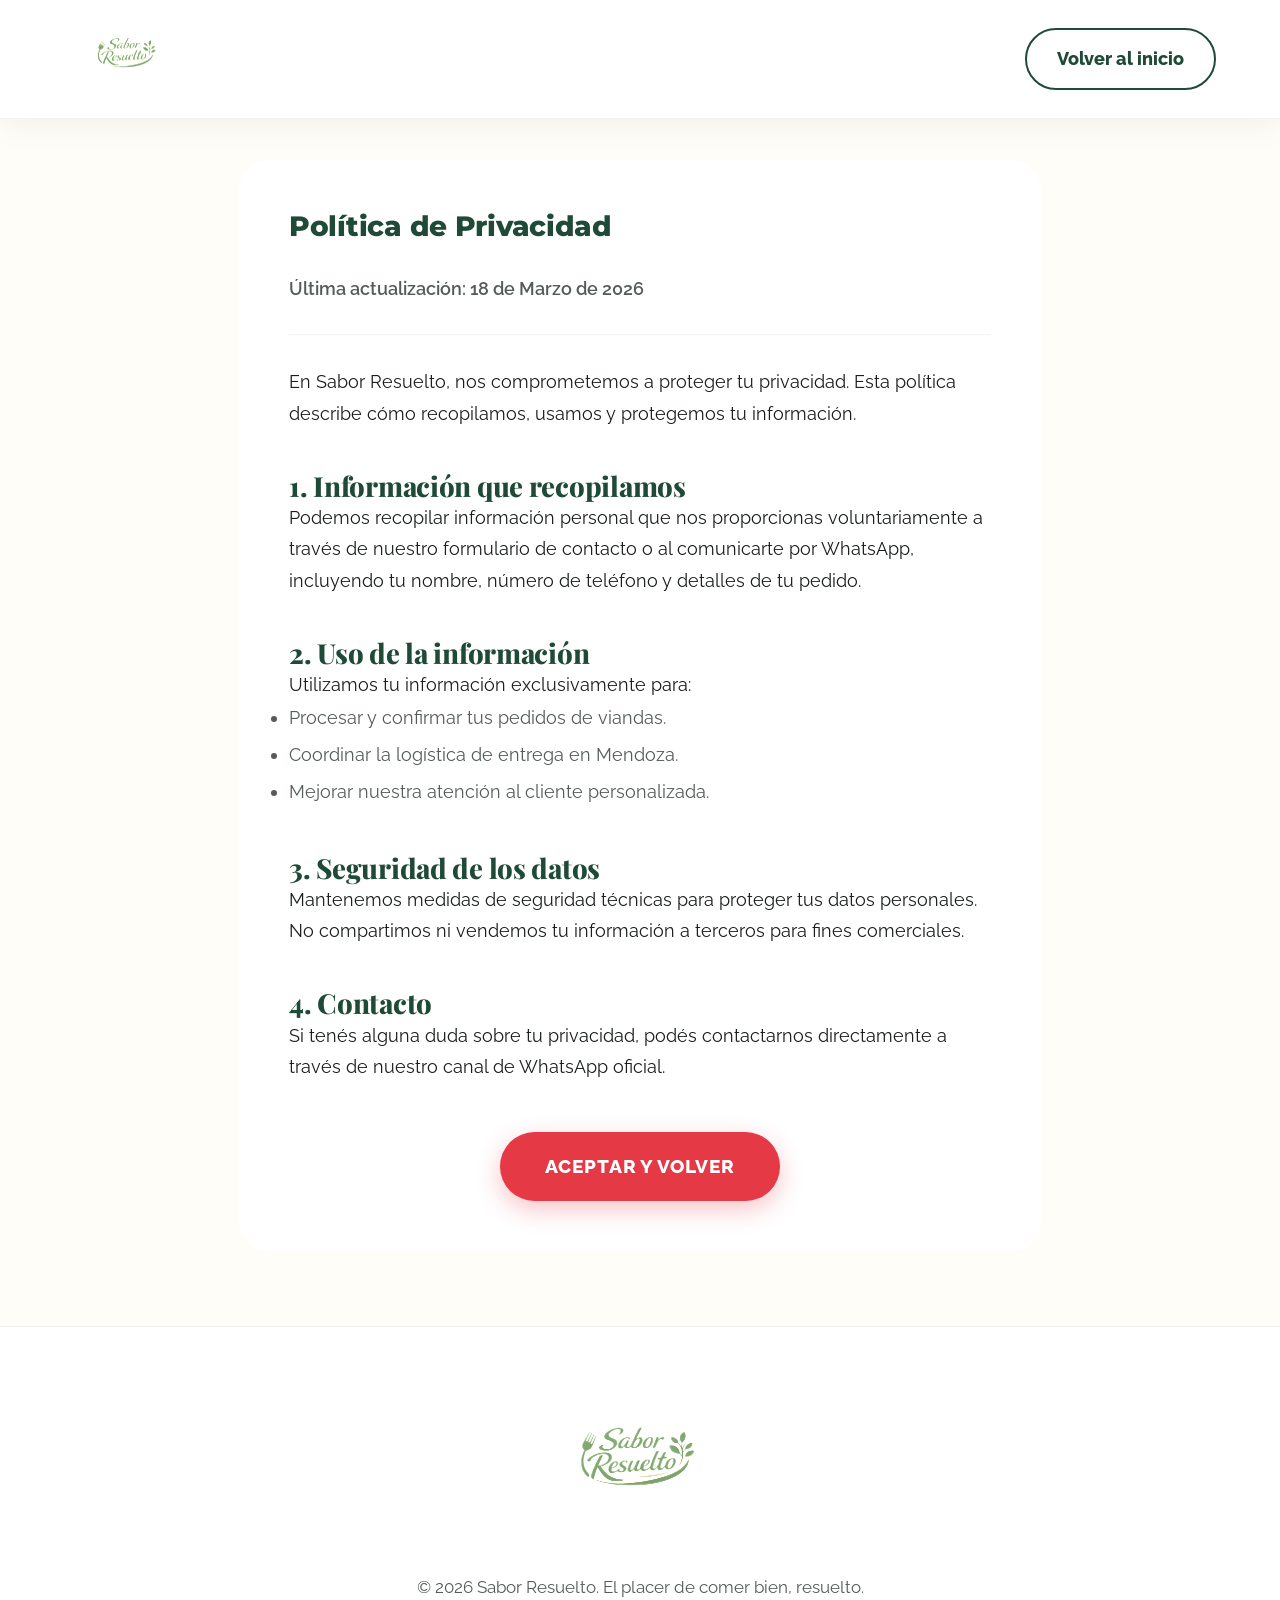
<file: politica.html>
<!DOCTYPE html>
<html lang="es-AR">

<head>
    <meta charset="UTF-8">
    <meta name="viewport" content="width=device-width, initial-scale=1.0">
    <title>Política de Privacidad | Sabor Resuelto</title>
    <link rel="stylesheet" href="style.css?v=9">
    <link href="https://fonts.googleapis.com/css2?family=Playfair+Display:wght@500;700;900&family=Raleway:wght@300;400;600;700&family=Montserrat:wght@800;900&display=swap" rel="stylesheet">
    <link rel="stylesheet" href="https://cdnjs.cloudflare.com/ajax/libs/font-awesome/6.4.0/css/all.min.css">
    <link rel="icon" href="logo-nuevo.png" type="image/png">
</head>

<body style="background: var(--warm-pearl);">
    <!-- Nav -->
    <nav class="navbar scrolled" id="navbar">
        <div class="container nav-container">
            <a href="index.html" class="logo-link">
                <img src="logo-nuevo.png" alt="Sabor Resuelto Logo" class="logo-img">
            </a>
            <a href="index.html" class="btn-secondary">Volver al inicio</a>
        </div>
    </nav>

    <!-- Legal Content -->
    <section class="section-padding" style="padding-top: 160px;">
        <div class="container" style="max-width: 850px;">
            <div style="background: white; padding: 50px; border-radius: 30px; box-shadow: var(--shadow-soft);">
                <h1 style="font-family: 'Montserrat', sans-serif; color: var(--primary-green); margin-bottom: 30px;">Política de Privacidad</h1>
                <p style="color: var(--text-muted); font-weight: 600;">Última actualización: 18 de Marzo de 2026</p>
                <hr style="opacity: 0.1; margin: 30px 0;">

                <p>En Sabor Resuelto, nos comprometemos a proteger tu privacidad. Esta política describe cómo recopilamos, usamos y protegemos tu información.</p>

                <h2 style="color: var(--primary-green); margin-top: 40px;">1. Información que recopilamos</h2>
                <p>Podemos recopilar información personal que nos proporcionas voluntariamente a través de nuestro formulario de contacto o al comunicarte por WhatsApp, incluyendo tu nombre, número de teléfono y detalles de tu pedido.</p>

                <h2 style="color: var(--primary-green); margin-top: 40px;">2. Uso de la información</h2>
                <p>Utilizamos tu información exclusivamente para:</p>
                <ul style="color: var(--text-muted); line-height: 2;">
                    <li>Procesar y confirmar tus pedidos de viandas.</li>
                    <li>Coordinar la logística de entrega en Mendoza.</li>
                    <li>Mejorar nuestra atención al cliente personalizada.</li>
                </ul>

                <h2 style="color: var(--primary-green); margin-top: 40px;">3. Seguridad de los datos</h2>
                <p>Mantenemos medidas de seguridad técnicas para proteger tus datos personales. No compartimos ni vendemos tu información a terceros para fines comerciales.</p>

                <h2 style="color: var(--primary-green); margin-top: 40px;">4. Contacto</h2>
                <p>Si tenés alguna duda sobre tu privacidad, podés contactarnos directamente a través de nuestro canal de WhatsApp oficial.</p>
                
                <div style="text-align: center; margin-top: 50px;">
                    <a href="index.html" class="btn-primary">Aceptar y volver</a>
                </div>
            </div>
        </div>
    </section>

    <!-- Footer -->
    <footer>
        <div class="container footer-content">
            <div class="footer-logo">
                <img src="logo-nuevo.png" alt="Sabor Resuelto" style="max-width: 250px; margin-bottom: 20px;">
                <p>&copy; 2026 Sabor Resuelto. El placer de comer bien, resuelto.</p>
            </div>
        </div>
    </footer>
</body>
</html>
</file>
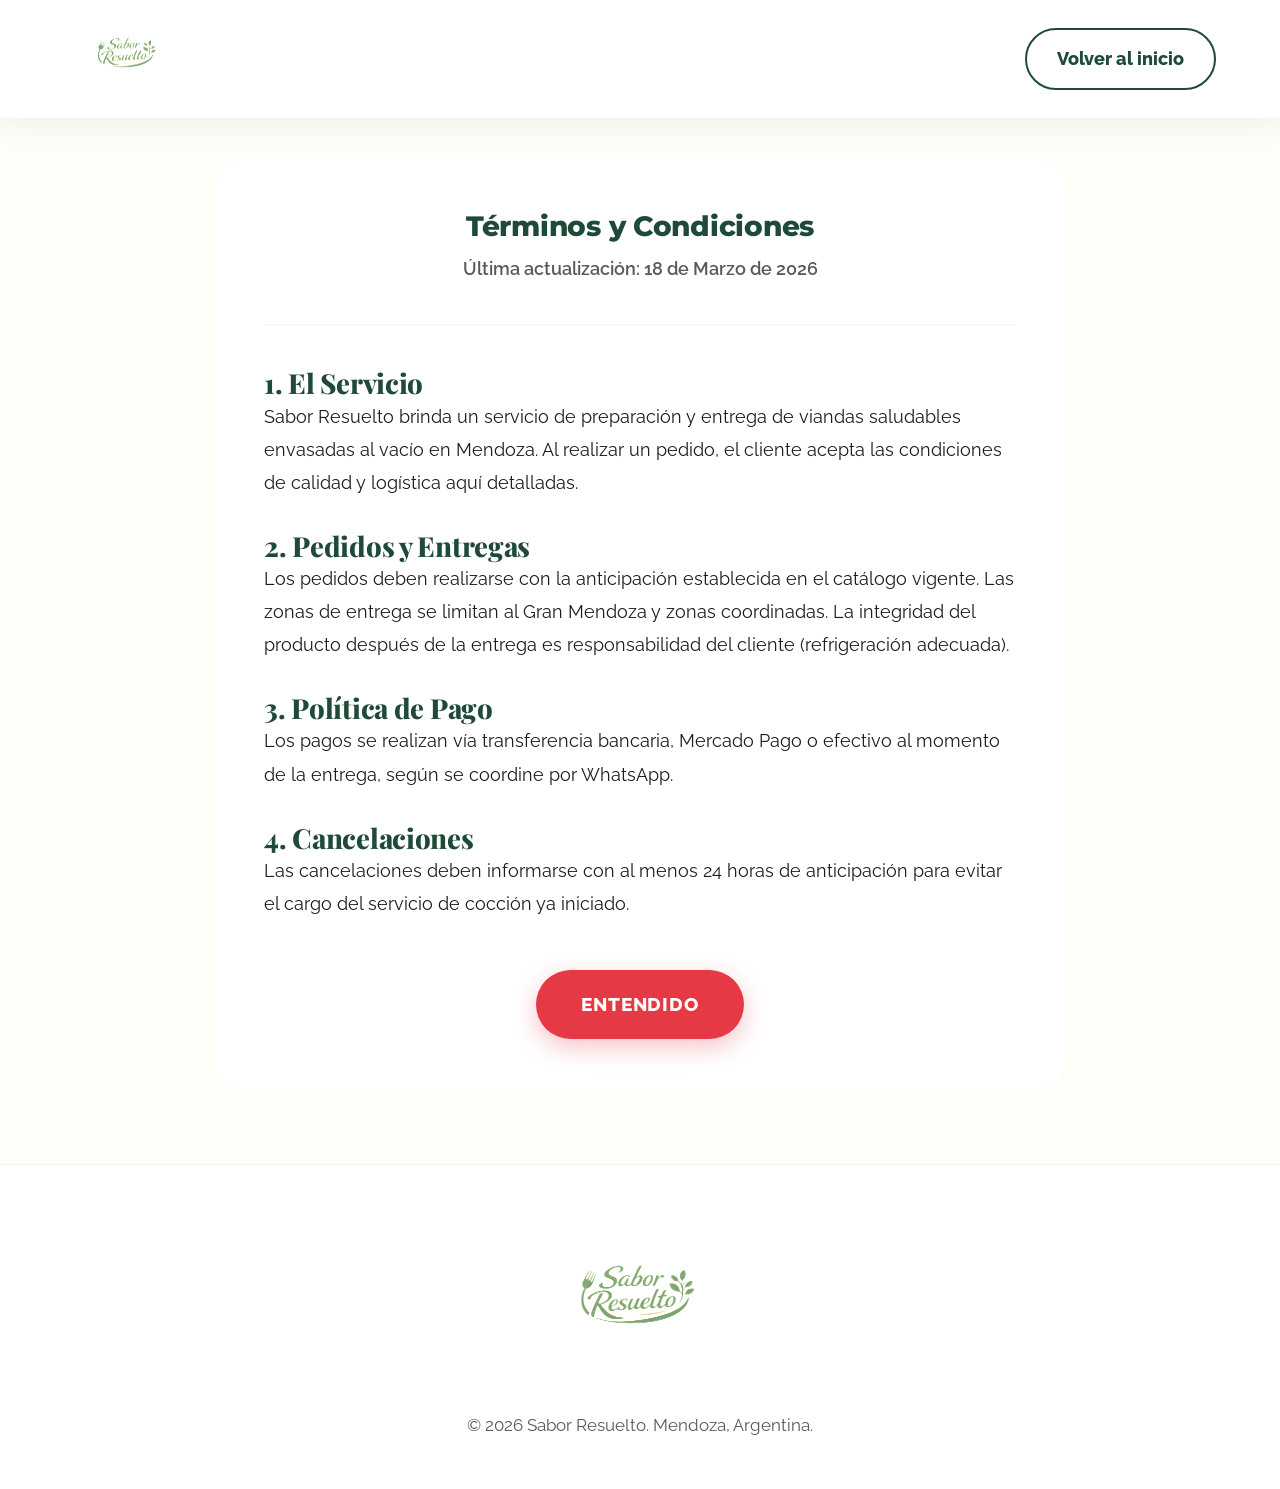
<file: terminos.html>
<!DOCTYPE html>
<html lang="es-AR">

<head>
    <meta charset="UTF-8">
    <meta name="viewport" content="width=device-width, initial-scale=1.0">
    <title>Términos y Condiciones | Sabor Resuelto</title>
    <link rel="stylesheet" href="style.css?v=9">
    <link href="https://fonts.googleapis.com/css2?family=Playfair+Display:wght@500;700;900&family=Raleway:wght@300;400;600;700&family=Montserrat:wght@800;900&display=swap" rel="stylesheet">
    <link rel="stylesheet" href="https://cdnjs.cloudflare.com/ajax/libs/font-awesome/6.4.0/css/all.min.css">
    <link rel="icon" href="logo-nuevo.png" type="image/png">
</head>

<body style="background: var(--warm-pearl);">
    <!-- Nav -->
    <nav class="navbar scrolled" id="navbar">
        <div class="container nav-container">
            <a href="index.html" class="logo-link">
                <img src="logo-nuevo.png" alt="Sabor Resuelto Logo" class="logo-img">
            </a>
            <a href="index.html" class="btn-secondary">Volver al inicio</a>
        </div>
    </nav>

    <!-- Legal Content -->
    <section class="section-padding" style="padding-top: 160px;">
        <div class="container" style="max-width: 900px;">
            <div style="background: white; padding: 50px; border-radius: 30px; box-shadow: var(--shadow-soft);">
                <h1 style="font-family: 'Montserrat', sans-serif; color: var(--primary-green); margin-bottom: 10px; text-align: center;">Términos y Condiciones</h1>
                <p style="color: var(--text-muted); font-weight: 600; text-align: center; margin-bottom: 40px;">Última actualización: 18 de Marzo de 2026</p>
                <hr style="opacity: 0.1; margin-bottom: 40px;">

                <div class="terms-body" style="color: var(--text-deep); line-height: 1.8;">
                    <h2 style="color: var(--primary-green); margin-top: 30px;">1. El Servicio</h2>
                    <p>Sabor Resuelto brinda un servicio de preparación y entrega de viandas saludables envasadas al vacío en Mendoza. Al realizar un pedido, el cliente acepta las condiciones de calidad y logística aquí detalladas.</p>

                    <h2 style="color: var(--primary-green); margin-top: 30px;">2. Pedidos y Entregas</h2>
                    <p>Los pedidos deben realizarse con la anticipación establecida en el catálogo vigente. Las zonas de entrega se limitan al Gran Mendoza y zonas coordinadas. La integridad del producto después de la entrega es responsabilidad del cliente (refrigeración adecuada).</p>

                    <h2 style="color: var(--primary-green); margin-top: 30px;">3. Política de Pago</h2>
                    <p>Los pagos se realizan vía transferencia bancaria, Mercado Pago o efectivo al momento de la entrega, según se coordine por WhatsApp.</p>

                    <h2 style="color: var(--primary-green); margin-top: 30px;">4. Cancelaciones</h2>
                    <p>Las cancelaciones deben informarse con al menos 24 horas de anticipación para evitar el cargo del servicio de cocción ya iniciado.</p>
                </div>
                
                <div style="text-align: center; margin-top: 50px;">
                    <a href="index.html" class="btn-primary">Entendido</a>
                </div>
            </div>
        </div>
    </section>

    <!-- Footer -->
    <footer>
        <div class="container footer-content">
            <div class="footer-logo">
                <img src="logo-nuevo.png" alt="Sabor Resuelto" style="max-width: 250px; margin-bottom: 20px;">
                <p>&copy; 2026 Sabor Resuelto. Mendoza, Argentina.</p>
            </div>
        </div>
    </footer>
</body>
</html>
</file>
<file: style.css>
@import url('https://fonts.googleapis.com/css2?family=Playfair+Display:wght@500;700;900&family=Raleway:wght@300;400;600;700&display=swap');

:root {
    /* --- Vibrant & Appetizing Light Theme --- */
    --primary-green: #1F4A38;
    --vibrant-nature: #3B8C5D;
    --appetizing-red: #E63946; 
    --warm-terracotta: #EA6C41; 
    
    /* Backgrounds */
    --warm-pearl: #FFFDF8; 
    --pure-white: #FFFFFF;
    --section-bg-alt: #FFF5EE; 

    /* Text */
    --text-deep: #1A1F1B; 
    --shadow-premium: 0 20px 50px rgba(31, 74, 56, 0.1);

    /* Text */
    --text-muted: #555C57; 

    /* Layout */
    --container-width: 1200px;
    --border-radius-lg: 24px;
    --border-radius-sm: 12px;

    /* Spacing Optimization */
    --section-spacing: clamp(40px, 6vw, 75px);
    --transition-smooth: all 0.4s cubic-bezier(0.165, 0.84, 0.44, 1);
}

/* --- Resets & Base --- */
* {
    margin: 0;
    padding: 0;
    box-sizing: border-box;
}

html {
    scroll-behavior: smooth;
}

body {
    font-family: 'Raleway', sans-serif;
    font-size: 1.15rem; /* Increased base readability */
    background-color: var(--warm-pearl);
    color: var(--text-deep);
    line-height: 1.7;
    overflow-x: hidden;
    -webkit-font-smoothing: antialiased;
}

p, li, .faq-answer {
    font-size: 1.15rem; /* Much larger and more readable */
}

a { text-decoration: none; }

h1, h2, h3, h4 {
    font-family: 'Playfair Display', serif;
    font-weight: 800;
    color: var(--primary-green);
    line-height: 1.2;
    letter-spacing: -0.01em; /* Premium tight spacing on headers */
}

/* --- Floating Web Elements Animations --- */
@keyframes float-slow {
    0% { transform: translateY(0) rotate(0deg); }
    50% { transform: translateY(-20px) rotate(10deg); }
    100% { transform: translateY(0) rotate(0deg); }
}

@keyframes float-alt {
    0% { transform: translateY(0) scale(1); }
    50% { transform: translateY(-15px) scale(1.05); }
    100% { transform: translateY(0) scale(1); }
}

/* Decorative Backgrounds removed since we use JS full-screen veggies */

/* --- Utilities --- */
.container { max-width: var(--container-width); margin: 0 auto; padding: 0 24px; position: relative; z-index: 20; /* ALWAYS over veggies */ }
.section-padding { padding: var(--section-spacing) 0; }
.section-padding-compact { padding: calc(var(--section-spacing) * 0.5) 0; }
.bg-white { background: white; }
.grid-2 { display: grid; grid-template-columns: 1.1fr 0.9fr; gap: 60px; align-items: center; }
@media (max-width: 900px) { .grid-2 { grid-template-columns: 1fr; gap: 40px; } }
.text-center { text-align: center; }
.mb-5 { margin-bottom: 2.5rem; }

/* --- Typography --- */
.section-title {
    font-size: clamp(3rem, 6vw, 4.5rem); /* Much larger titles */
    text-align: center;
    margin-bottom: 1.5rem;
    position: relative;
    display: inline-block;
    color: var(--primary-green);
    line-height: 1.1;
}
.section-title::after {
    content: '';
    display: block;
    width: 100px;
    height: 6px;
    background: var(--appetizing-red);
    margin: 20px auto 0;
    border-radius: 10px;
}
.subtitle {
    font-size: 1.5rem;
    font-weight: 700;
    color: var(--warm-terracotta);
    font-family: 'Raleway', sans-serif;
}

/* --- Buttons --- */
.btn-primary {
    display: inline-flex;
    align-items: center; justify-content: center;
    background: var(--appetizing-red); color: white;
    padding: 18px 45px; border-radius: 50px;
    font-weight: 800; font-size: 1.2rem; /* Larger */
    letter-spacing: 0.05em; transition: var(--transition-smooth);
    box-shadow: 0 8px 25px rgba(230, 57, 70, 0.3); border: none;
    cursor: pointer; text-transform: uppercase;
}
.btn-primary:hover {
    transform: translateY(-5px);
    box-shadow: 0 15px 35px rgba(230, 57, 70, 0.4);
    background: #D52A36;
}
.btn-secondary {
    display: inline-flex; padding: 14px 30px;
    background: transparent; color: var(--primary-green);
    border: 2px solid var(--primary-green); border-radius: 50px;
    font-weight: 800; font-size: 1.1rem; transition: var(--transition-smooth);
}
.btn-secondary:hover { background: var(--primary-green); color: white; }

/* --- Navbar (Premium Solid White) --- */
.navbar {
    padding: 2px 0; /* Extremely thin padding to maximize logo space */
    position: fixed; width: 100%; top: 0; z-index: 1000;
    transition: var(--transition-smooth); 
    background: #FFFFFF;
    box-shadow: 0 5px 30px rgba(0,0,0,0.06);
    border-bottom: 1px solid rgba(0,0,0,0.05);
}
.nav-container { display: flex; justify-content: space-between; align-items: center; }
.navbar.scrolled { padding: 12px 0; }
.logo-img {
    height: 115px; width: auto; transition: var(--transition-smooth);
    mix-blend-mode: multiply; 
    filter: brightness(1.1) contrast(1.2); 
    margin-bottom: -5px; /* Slight pop below the line for extra 'grandura' */
}
.navbar.scrolled .logo-img { height: 85px; margin-bottom: 0; }

/* Desktop Nav Links */
.desktop-nav { display: flex; gap: 35px; list-style: none; margin: 0; padding: 0; align-items: center; }
.desktop-nav a { font-family: 'Raleway', sans-serif; font-weight: 700; font-size: 1.05rem; color: var(--primary-green); transition: color 0.3s ease; }
.desktop-nav a:hover { color: var(--appetizing-red); }
.nav-actions { display: flex; align-items: center; gap: 20px; }
.btn-sm { padding: 10px 20px; font-size: 1rem; }

/* Hamburger Button */
.hamburger { display: none; background: none; border: none; font-size: 1.8rem; color: var(--primary-green); cursor: pointer; }

/* Mobile Menu Overlay */
.mobile-menu-overlay {
    position: fixed; top: 0; right: -100%; width: 100%; height: 100vh;
    background: rgba(255, 255, 255, 0.98); backdrop-filter: blur(20px); -webkit-backdrop-filter: blur(20px);
    z-index: 2000; display: flex; flex-direction: column; justify-content: center; align-items: center;
    transition: right 0.4s cubic-bezier(0.77, 0, 0.175, 1);
}
.mobile-menu-overlay.open { right: 0; }
.close-menu { position: absolute; top: 30px; right: 30px; background: none; border: none; font-size: 2.5rem; color: var(--primary-green); cursor: pointer; }
.mobile-nav-links { list-style: none; padding: 0; margin: 0; text-align: center; display: flex; flex-direction: column; gap: 30px; }
.mobile-nav-links a { font-family: 'Playfair Display', serif; font-size: 2.2rem; font-weight: 800; color: var(--primary-green); }
.mobile-nav-links a:hover { color: var(--appetizing-red); }

@media (max-width: 900px) {
    .desktop-nav, .desktop-only { display: none !important; }
    .hamburger { display: block; }
    .logo-img { height: 60px; }
}

/* --- Hero Section --- */
.hero {
    min-height: 80vh;
    display: flex;
    align-items: center;
    /* OVERLAY AND BACKGROUND IMAGE TO REFLECT FOOD (HERO-BG.JPG) */
    background: linear-gradient(rgba(0,0,0,0.65), rgba(0,0,0,0.5)), url('hero_bg.webp') center/cover no-repeat;
    padding-top: 130px; 
    padding-bottom: 60px;
    position: relative;
    z-index: 30; /* STRICTLY covers the floating veggies */
}
.hero-content {
    max-width: 1000px;
    margin: 0 auto;
    text-align: center;
    z-index: 2;
}
.hero h1 {
    font-family: 'Montserrat', sans-serif; 
    font-size: clamp(2.5rem, 5.5vw, 3.8rem); 
    font-weight: 900;
    text-transform: uppercase;
    color: #FFFFFF;
    margin-bottom: 1rem;
    text-shadow: 0 4px 20px rgba(0,0,0,0.85);
    line-height: 1.15;
    letter-spacing: -0.02em;
}
.highlight-brush {
    color: #FFFFFF;
    background: var(--appetizing-red);
    padding: 0px 15px; /* Tighter padding for a sleeker look */
    border-radius: 6px;
    display: inline-block;
    transform: rotate(-1deg);
    box-shadow: 0 5px 15px rgba(230, 57, 70, 0.4);
    margin-top: 5px; /* Reduced vertical gap */
    text-shadow: none; /* Keep the red badge clean */
}
.hero-subtitle {
    font-size: 1.5rem; 
    font-weight: 500;
    margin-bottom: 2rem;
    color: rgba(255, 255, 255, 0.95);
    text-shadow: 0 2px 8px rgba(0,0,0,0.5);
}
.hero-checks {
    display: flex; justify-content: center; gap: 15px; flex-wrap: wrap;
    margin-bottom: 2.5rem; list-style: none;
}
.hero-checks li {
    font-size: 1rem; font-weight: 700;
    background: rgba(255, 255, 255, 0.95); 
    color: var(--text-deep); padding: 10px 20px;
    border-radius: 50px; box-shadow: 0 8px 20px rgba(0,0,0,0.2);
}
.scroll-indicator {
    position: absolute; bottom: 20px; left: 50%; transform: translateX(-50%);
    color: white; font-size: 1.2rem; animation: bounce 2s infinite; opacity: 0.8;
}
@media (max-width: 600px) {
    .scroll-indicator { bottom: 10px; font-size: 1rem; }
    .trust-rating { font-size: 0.85rem; padding: 0 10px; }
}
@keyframes bounce {
    0%, 20%, 50%, 80%, 100% { transform: translateX(-50%) translateY(0); }
    40% { transform: translateX(-50%) translateY(-10px); }
    60% { transform: translateX(-50%) translateY(-5px); }
}
.trust-rating { display: flex; align-items: center; justify-content: center; gap: 8px; margin-top: 20px; color: white; font-weight: 600; font-size: 0.95rem; }
.trust-rating i { color: #FFB800; }

.hero-checks i { color: var(--appetizing-red); margin-right: 8px; }

/* --- Stats (Social Proof) --- */
.stats-section {
    background: var(--pure-white); padding: 60px 0;
    border-top: 1px solid rgba(0,0,0,0.04); border-bottom: 1px solid rgba(0,0,0,0.04);
}
.stats-grid { display: grid; grid-template-columns: repeat(4, 1fr); gap: 30px; }
@media (max-width: 900px) { .stats-grid { grid-template-columns: 1fr 1fr; } }
@media (max-width: 480px) { .stats-grid { grid-template-columns: 1fr; } }
.stat-item {
    text-align: center; padding: 30px 20px; border-radius: 16px;
    background: var(--section-bg-alt); transition: var(--transition-smooth);
}
.stat-item:hover { transform: translateY(-5px); box-shadow: var(--shadow-soft); background: #FFF0E5; }
.stat-number { font-size: 3.8rem; font-weight: 900; color: var(--appetizing-red); line-height: 1; margin-bottom: 10px; font-family: 'Nunito', sans-serif;}
.stat-decimal { font-size: 2.2rem; color: var(--warm-terracotta); }
.stat-label { font-size: 1.05rem; color: var(--text-muted); font-weight: 700; text-transform: uppercase; }

/* --- Gastronomy Section --- */
.gastronomy { background: var(--warm-pearl); }
.quality-list li { margin-bottom: 15px; display: flex; align-items: center; color: var(--text-deep); font-weight: 500; }
.highlight-orange { color: var(--appetizing-red); font-size: 1.8rem; margin-right: 15px; }
.image-content { position: relative; border-radius: var(--border-radius-lg); overflow: hidden; box-shadow: var(--shadow-soft); transition: var(--transition-smooth); }
.image-content img { width: 100%; height: auto; max-height: 600px; object-fit: cover; display: block; transition: transform 0.8s ease; }
.image-content:hover img { transform: scale(1.03); }

/* --- How it works --- */
.how-it-works { background: #EAF3EE; } /* Pale mint green to break white */
.process-steps { display: grid; grid-template-columns: repeat(3, 1fr); gap: 40px; margin-top: 60px; }
@media (max-width: 768px) { .process-steps { grid-template-columns: 1fr; } }
.process-step { background: var(--section-bg-alt); padding: 50px 40px; border-radius: var(--border-radius-lg); transition: var(--transition-smooth); text-align: center; border: 1px solid rgba(0,0,0,0.03); }
.process-step:hover { transform: translateY(-8px); box-shadow: var(--shadow-hover); border-color: rgba(230, 57, 70, 0.2); background: #FFF0E5; }
.icon-box {
    width: 75px;
    height: 75px;
    margin: 0 auto 25px;
    background: var(--appetizing-red);
    color: white;
    border-radius: 50%;
    display: flex;
    align-items: center;
    justify-content: center;
    font-size: 2rem;
    font-family: 'Nunito', sans-serif;
    font-weight: 900;
    box-shadow: 0 8px 20px rgba(230, 57, 70, 0.3);
}
.process-step h3 { font-size: 1.4rem; line-height: 1.5; font-family: 'Raleway', sans-serif; font-weight: 700; }
.big-subtitle { font-size: 2.2rem; color: var(--appetizing-red) !important; font-weight: 900; }

/* --- Packs Comparator --- */
.packs { background: var(--section-bg-alt); }
.packs-comparator {
    background: white; border-radius: 30px; overflow: hidden;
    box-shadow: var(--shadow-premium); border: 1px solid rgba(0,0,0,0.05);
    display: flex; flex-direction: column; width: 100%;
}
.comparator-header, .comparator-row {
    display: grid; grid-template-columns: 2fr repeat(4, 1fr);
    border-bottom: 1px solid rgba(0,0,0,0.05);
}
.comparator-header { background: var(--primary-green); color: white; font-weight: 800; }
.feature-label { padding: 20px 25px; font-weight: 700; background: rgba(0,0,0,0.02); }
.pack-name { padding: 20px 10px; text-align: center; text-transform: uppercase; font-size: 0.9rem; letter-spacing: 0.05em; }
.pack-name.highlight { color: #FAD390; }
.pack-name.highlight-alt { color: var(--appetizing-red); background: rgba(255,255,255,0.1); }

.feature-value { 
    padding: 20px 10px; text-align: center; display: flex; align-items: center; justify-content: center; 
    font-size: 0.95rem; color: var(--text-muted); border-left: 1px solid rgba(0,0,0,0.03);
}
.feature-value i { color: var(--vibrant-nature); font-size: 1.2rem; }

.comparator-footer { display: grid; grid-template-columns: 2fr repeat(4, 1fr); padding: 20px 0; background: rgba(0,0,0,0.02); }
.pack-action { padding: 0 10px; display: flex; justify-content: center; }
.btn-pack-sm {
    padding: 10px 20px; border-radius: 50px; border: 2px solid var(--primary-green);
    color: var(--primary-green); font-weight: 800; font-size: 0.85rem; text-transform: uppercase;
    transition: var(--transition-smooth);
}
.btn-pack-sm:hover { background: var(--primary-green); color: white; }
.highlight-btn { background: var(--appetizing-red); color: white; border: none; box-shadow: 0 5px 15px rgba(230, 57, 70, 0.3); }
.highlight-btn:hover { background: #D52A36; }

@media (max-width: 900px) {
    .packs-comparator { font-size: 0.85rem; }
    .feature-label { padding: 15px 10px; width: 120px; }
    .comparator-header, .comparator-row, .comparator-footer { grid-template-columns: 120px repeat(4, 1fr); }
    .pack-name { font-size: 0.75rem; }
}
@media (max-width: 600px) {
    .packs-comparator { display: block; overflow-x: auto; -webkit-overflow-scrolling: touch; }
    .comparator-header, .comparator-row, .comparator-footer { width: 600px; }
}

/* --- Coverage Section --- */
.coverage-section { background: var(--pure-white); }
.coverage-box {
    display: grid; grid-template-columns: 1fr 1fr; gap: 40px; align-items: center;
    background: var(--section-bg-alt); padding: 50px; border-radius: 40px;
    border: 1px solid rgba(0,0,0,0.04);
}
@media (max-width: 900px) { .coverage-box { grid-template-columns: 1fr; padding: 30px; } }
.coverage-list { list-style: none; margin: 20px 0; }
.coverage-list li { margin-bottom: 12px; display: flex; align-items: flex-start; gap: 10px; font-size: 1.1rem; }
.coverage-list i { color: var(--appetizing-red); margin-top: 5px; }
.alert-box { background: #FFF9E6; border-left: 5px solid #FAD390; padding: 15px 20px; border-radius: 8px; font-size: 1rem; color: #856404; font-weight: 600; }

.map-graphic {
    position: relative; height: 180px; display: flex; align-items: center; justify-content: center; gap: 40px;
    background: white; border-radius: 20px; border: 1px dashed #ccc; padding: 20px;
}
.map-circle {
    width: 100px; height: 100px; border-radius: 50%; display: flex; align-items: center; justify-content: center;
    text-align: center; font-weight: 800; font-size: 0.8rem; padding: 10px; color: white;
}
.main-zone { background: var(--primary-green); box-shadow: 0 5px 15px rgba(31, 74, 56, 0.3); }
.east-zone { background: var(--warm-terracotta); box-shadow: 0 5px 15px rgba(234, 108, 65, 0.3); }
.map-line { height: 4px; background: #ddd; flex-grow: 1; position: relative; }
.map-pin {
    position: absolute; right: 0; bottom: -25px; background: var(--appetizing-red); color: white;
    padding: 3px 10px; border-radius: 4px; font-size: 0.7rem; font-weight: 700;
}
.map-pin::after { content: ''; position: absolute; top: -10px; left: 50%; transform: translateX(-50%); border-left: 5px solid transparent; border-right: 5px solid transparent; border-bottom: 10px solid var(--appetizing-red); }

/* --- FAQ Accordion --- */
.faq-section { background: #FFFBEE; }
.faq-accordion { max-width: 800px; margin: 0 auto; }
.faq-acc-item { background: white; border-radius: 15px; margin-bottom: 15px; overflow: hidden; box-shadow: 0 5px 15px rgba(0,0,0,0.03); border: 1px solid rgba(0,0,0,0.05); }
.faq-acc-header {
    width: 100%; padding: 20px 25px; display: flex; justify-content: space-between; align-items: center;
    background: none; border: none; cursor: pointer; text-align: left;
    font-family: 'Raleway', sans-serif; font-weight: 700; font-size: 1.15rem; color: var(--primary-green);
    transition: var(--transition-smooth);
}
.faq-acc-header:hover { background: rgba(0,0,0,0.01); color: var(--appetizing-red); }
.faq-acc-header i { transition: transform 0.3s ease; font-size: 0.9rem; color: var(--text-muted); }
.faq-acc-item.active .faq-acc-header i { transform: rotate(180deg); color: var(--appetizing-red); }
.faq-acc-body { max-height: 0; overflow: hidden; transition: all 0.4s cubic-bezier(0, 1, 0, 1); background: #fafafa; }
.faq-acc-item.active .faq-acc-body { max-height: 1000px; transition: all 0.4s cubic-bezier(1, 0, 1, 0); }
.faq-acc-body p { padding: 0 25px 25px; margin: 0; color: var(--text-muted); font-size: 1.05rem; line-height: 1.6; }

/* --- Quality Image --- */
.quality { background: #FFE5B4; } /* Sync with FAQ Orange */
.quality-grid { display: grid; grid-template-columns: 1fr 1fr; gap: 40px; align-items: center;}
@media(max-width: 900px){ .quality-grid { grid-template-columns: 1fr; } }
.quality-img-wrapper { border-radius: var(--border-radius-lg); overflow: hidden; box-shadow: var(--shadow-soft); }
.quality-img-wrapper img { width: 100%; height: auto; object-fit: cover; display: block; }

/* --- Testimonials --- */
.testimonials { background: #EAF3EE; } /* Pale mint */
.google-reviews-grid { display: grid; grid-template-columns: repeat(auto-fit, minmax(300px, 1fr)); gap: 30px; margin-top: 50px; }
.google-card { background: var(--section-bg-alt); padding: 35px; border-radius: 20px; box-shadow: var(--shadow-soft); border-left: 6px solid var(--warm-terracotta); }
.g-avatar { background: var(--primary-green); width: 60px; height: 60px; border-radius: 50%; display: grid; place-items: center; color: white; font-weight: 800; font-size: 1.4rem; }
.g-header { display: flex; align-items: center; margin-bottom: 20px; }
.g-profile { display: flex; align-items: center; gap: 15px; }
.g-info h4 { font-family: 'Raleway', sans-serif; font-size: 1.25rem; font-weight: 700; color: var(--text-deep); margin:0;}
.g-stars { color: #FFB800; font-size: 1.3rem; }
.g-text { color: var(--text-muted); font-size: 1.1rem; font-style: italic; }

/* --- Carousel --- */
.carousel-container { position: relative; max-width: 1000px; margin: 0 auto; border-radius: var(--border-radius-lg); box-shadow: var(--shadow-soft); overflow: hidden; }
.carousel-track-wrapper { overflow: hidden; border-radius: var(--border-radius-lg); }
.carousel-track { display: flex; transition: transform 0.6s ease; }
.carousel-item { min-width: 100%; position: absolute; top: 0; left: 0; width: 100%; height: 100%; opacity: 0; transition: opacity 1s ease-in-out; display: block !important; }
.carousel-item.active { opacity: 1; z-index: 1; position: relative; }
.carousel-item img { width: 100%; height: 500px; object-fit: cover; display: block; transition: transform 6s linear; }
.carousel-item.active img { transform: scale(1.12); } 
.carousel-caption { 
    position: absolute; bottom: 30px; left: 50%; transform: translateX(-50%); 
    background: rgba(255, 255, 255, 0.1); backdrop-filter: blur(10px); -webkit-backdrop-filter: blur(10px);
    padding: 15px 35px; border-radius: 50px; border: 1px solid rgba(255,255,255,0.2);
    color: white; text-align: center; width: auto; min-width: 300px;
    box-shadow: 0 10px 30px rgba(0,0,0,0.3); z-index: 5;
}
.carousel-caption p { font-size: 1.4rem; font-weight: 800; margin: 0; text-shadow: 0 2px 4px rgba(0,0,0,0.2); }
.carousel-btn { position: absolute; top: 50%; transform: translateY(-50%); background: rgba(255,255,255,0.95); border: none; width: 60px; height: 60px; border-radius: 50%; cursor: pointer; z-index: 10; font-size: 1.4rem; box-shadow: 0 4px 15px rgba(0,0,0,0.2); transition: var(--transition-smooth); color: var(--primary-green); }
.carousel-btn:hover { background: white; transform: translateY(-50%) scale(1.1); }
.carousel-btn-prev { left: 20px; }
.carousel-btn-next { right: 20px; }
.carousel-dots { position: absolute; bottom: 20px; left: 50%; transform: translateX(-50%); display: flex; gap: 12px; z-index: 10; }
.dot { width: 12px; height: 12px; border-radius: 50%; background: rgba(255,255,255,0.5); cursor: pointer; transition: 0.3s; }
.dot.active { background: white; transform: scale(1.4); }

/* --- FAQ Section --- */
.faq-section { background: #FFE5B4; }
.faq-grid { display: grid; grid-template-columns: repeat(auto-fit, minmax(400px, 1fr)); gap: 30px; }
@media (max-width: 768px){ .faq-grid { grid-template-columns: 1fr; } }
.faq-item { background: var(--pure-white); padding: 35px; border-radius: var(--border-radius-lg); box-shadow: 0 15px 40px rgba(0,0,0,0.08); border: 1px solid rgba(0,0,0,0.03); }
.faq-question { display: flex; align-items: flex-start; gap: 15px; margin-bottom: 15px; }
.faq-question i { color: var(--appetizing-red); font-size: 1.6rem; margin-top: 3px; }
.faq-question h3 { font-family: 'Raleway', sans-serif; font-weight: 700; font-size: 1.35rem; color: var(--text-deep); margin: 0; }
.faq-answer { color: var(--text-muted); padding-left: 40px; margin: 0; font-size: 1.15rem; }

/* --- Contact Section --- */
.contact-section { background: #FFF0E5; } /* Warm pastel terracotta */
.contact-wrapper { display: grid; grid-template-columns: 1fr 1fr; gap: 60px; background: var(--pure-white); padding: 60px; border-radius: var(--border-radius-lg); box-shadow: var(--shadow-soft); }
@media (max-width: 900px) { .contact-wrapper { grid-template-columns: 1fr; padding: 40px; } }
.form-group label { display: block; margin-bottom: 10px; color: var(--text-deep); font-weight: 700; font-size: 1.1rem; }
.form-group input, .form-group textarea, .form-group select { width: 100%; padding: 18px; background: #FFFDF8; border: 2px solid rgba(0,0,0,0.08); border-radius: 12px; color: var(--text-deep); font-family: 'Outfit', sans-serif; font-size: 1.1rem; transition: var(--transition-smooth); }
.form-group input:focus, .form-group textarea:focus, .form-group select:focus { outline: none; border-color: var(--appetizing-red); background: white; box-shadow: 0 5px 15px rgba(230, 57, 70, 0.1); }
.form-row { display: grid; grid-template-columns: 1fr 1fr; gap: 20px; }
@media(max-width: 600px){ .form-row { grid-template-columns: 1fr; } }
.form-group { margin-bottom: 25px; }
.btn-form { width: 100%; padding: 20px; font-size: 1.25rem; }

/* Contact Info Cards */
.contact-info { display: grid; grid-template-columns: 1fr; gap: 20px; }
.info-card { background: var(--section-bg-alt); padding: 30px; border-radius: 20px; text-align: center; border: 1px solid rgba(0,0,0,0.04); }
.info-card i { font-size: 2.5rem; color: var(--warm-terracotta); margin-bottom: 15px; }
.info-card h3 { font-family: 'Outfit', sans-serif; font-size: 1.35rem; margin-bottom: 10px; color: var(--primary-green); font-weight: 800; }
.info-card p { color: var(--text-muted); font-size: 1.1rem; margin-bottom: 10px; }

/* --- Footer (Solid White to merge the Logo) --- */
footer { background: #FFFFFF; color: var(--text-deep); padding: 50px 0; text-align: center; border-top: 1px solid rgba(0,0,0,0.05); }
.footer-logo img { 
    mix-blend-mode: multiply; 
    filter: brightness(1.1) contrast(1.2); 
}
.footer-logo p { color: var(--text-muted); font-size: 1.05rem; }
.social-links { display: flex; justify-content: center; gap: 20px; margin-bottom: 30px; }
.social-links a { display: flex; align-items: center; justify-content: center; width: 50px; height: 50px; background: rgba(0,0,0,0.04); color: var(--primary-green); border-radius: 50%; font-size: 1.4rem; transition: var(--transition-smooth); }
.social-links a:hover { background: var(--appetizing-red); transform: translateY(-5px); color: white; }
.copyright { color: var(--text-muted); font-size: 1.05rem; margin-top: 20px; }
.copyright a { color: var(--primary-green); text-decoration: underline; margin: 0 10px; font-weight: 600; }
.footer-links h3, .footer-contact h3 { color: var(--primary-green); margin-bottom: 1.5rem; font-size: 1.4rem; }

/* Footer Social Icons */
.footer-social { display: flex; gap: 15px; margin-top: 15px; justify-content: center; }
.footer-social a {
    display: flex; align-items: center; justify-content: center;
    width: 42px; height: 42px;
    background: rgba(0,0,0,0.04); color: var(--primary-green); border-radius: 50%;
    font-size: 1.2rem; transition: all 0.3s ease;
}
.footer-social a:hover { background: var(--primary-green); color: white; transform: translateY(-3px); }

/* --- WhatsApp Float & Scroll To Top --- */
/* Restored WhatsApp button */
.whatsapp-float {
    position: fixed;
    bottom: 30px;
    right: 30px;
    width: 65px;
    height: 65px;
    background-color: #25d366;
    color: #FFF;
    border-radius: 50%;
    text-align: center;
    font-size: 35px;
    box-shadow: 0 5px 20px rgba(37, 211, 102, 0.4);
    z-index: 10001;
    display: flex;
    align-items: center;
    justify-content: center;
    transition: all 0.3s ease;
}
.whatsapp-float:hover {
    transform: scale(1.1) translateY(-5px);
    background-color: #20b858;
}

#scrollToTopBtn {
    position: fixed; bottom: 30px; left: 30px;
    background: var(--appetizing-red); color: white;
    width: 55px; height: 55px; border-radius: 50%; border: none;
    font-size: 1.4rem; cursor: pointer; opacity: 0; pointer-events: none;
    transform: translateY(20px); transition: var(--transition-smooth); z-index: 999;
    box-shadow: 0 4px 15px rgba(230, 57, 70, 0.3);
}
#scrollToTopBtn.visible { opacity: 1; pointer-events: auto; transform: translateY(0); }
#scrollToTopBtn:hover { background: #D52A36; transform: translateY(-5px); }
@media (max-width: 768px) { #scrollToTopBtn { bottom: 90px; left: 20px; width: 45px; height: 45px; } .whatsapp-float { bottom: 90px; right: 20px; width: 55px; height: 55px; } }

/* Secure/UX Defaults */
.cookie-banner { 
    position: fixed; bottom: 30px; right: 30px; width: 350px; 
    background: white; border-radius: 20px; box-shadow: var(--shadow-premium); 
    z-index: 10001; transition: transform 0.6s cubic-bezier(0.34, 1.56, 0.64, 1), opacity 0.4s; 
    padding: 25px; transform: translateY(150%) scale(0.9); opacity: 0; border: 1px solid rgba(0,0,0,0.05);
}
.cookie-banner.show { transform: translateY(0) scale(1); opacity: 1; }
.cookie-content { display: flex; flex-direction: column; gap: 15px; position: relative; }
.cookie-content p { font-size: 0.9rem; color: var(--text-deep); line-height: 1.5; margin: 0; padding-right: 20px; }
.cookie-buttons { display: flex; align-items: center; justify-content: space-between; margin-top: 5px; }
.cookie-link { color: var(--primary-green); text-decoration: underline; font-size: 0.85rem; font-weight: 600; }
.close-cookie { position: absolute; top: -10px; right: -10px; background: #eee; border: none; width: 24px; height: 24px; border-radius: 50%; cursor: pointer; color: #777; font-size: 12px; display: flex; align-items: center; justify-content: center; transition: 0.3s; }
.close-cookie:hover { background: var(--appetizing-red); color: white; }

@media (max-width: 768px) {
    .cookie-banner { 
        left: 15px; right: 15px; width: auto; 
        bottom: 85px; /* Above the mobile bottom nav */
        padding: 15px 20px;
    }
    .cookie-content { flex-direction: row; align-items: center; gap: 10px; }
    .cookie-content p { font-size: 0.8rem; padding-right: 0; min-width: auto; }
    .cookie-buttons { flex-direction: row; gap: 10px; margin-top: 0; }
    .close-cookie { top: -8px; right: -8px; }
}

.was-validated input:invalid, .was-validated select:invalid, .was-validated textarea:invalid { border-color: #E63946 !important; background: #FFF5F5 !important; }
.was-validated input:valid, .was-validated select:valid, .was-validated textarea:valid { border-color: #3B8C5D !important; background: #F5FFF8 !important; }
.error-msg { color: #E63946; font-size: 0.9rem; display: none; margin-top: 5px; }
.was-validated input:invalid ~ .error-msg, .was-validated select:invalid ~ .error-msg { display: block; }

/* --- Mobile Bottom Nav (CRITICAL RESTORE) --- */
.mobile-bottom-nav { display: none; }
@media (max-width: 768px) {
    .mobile-bottom-nav {
        display: flex; position: fixed; bottom: 0; width: 100%;
        background: white; height: 70px; z-index: 10000;
        box-shadow: 0 -5px 20px rgba(0,0,0,0.05);
        justify-content: space-around; align-items: center;
        border-top: 1px solid rgba(0,0,0,0.05);
    }
    .nav-item {
        display: flex; flex-direction: column; align-items: center;
        text-decoration: none; color: var(--text-muted); font-size: 0.75rem; gap: 4px;
    }
    .nav-item i { font-size: 1.4rem; }
    .nav-item.highlight { color: var(--appetizing-red); position: relative; top: -20px; }
    .nav-item.highlight i {
        background: var(--appetizing-red); color: white; padding: 15px;
        border-radius: 50%; font-size: 1.6rem; box-shadow: 0 5px 15px rgba(230, 57, 70, 0.4);
    }
    body { padding-bottom: 70px; }
}

:focus-visible { outline: 3px solid var(--warm-yellow); outline-offset: 3px; border-radius: 4px; }

/* --- Packs Grid & Cards --- */
.packs-grid {
    display: grid;
    grid-template-columns: repeat(auto-fit, minmax(250px, 1fr));
    gap: 30px;
    margin-top: 50px;
}
@media (max-width: 768px) {
    .packs-grid {
        display: flex;
        flex-wrap: nowrap;
        overflow-x: auto;
        -webkit-overflow-scrolling: touch;
        scroll-snap-type: x mandatory;
        padding-bottom: 20px;
        gap: 20px;
    }
    .pack-card {
        min-width: 85vw;
        scroll-snap-align: center;
        flex: 0 0 auto;
    }
    .packs-grid::-webkit-scrollbar {
        height: 6px;
    }
    .packs-grid::-webkit-scrollbar-track {
        background: #f1f1f1;
        border-radius: 10px;
    }
    .packs-grid::-webkit-scrollbar-thumb {
        background: var(--primary-green);
        border-radius: 10px;
    }
}

.pack-card {
    background: white;
    border-radius: 20px;
    padding: 35px 25px;
    text-align: center;
    box-shadow: var(--shadow-soft);
    position: relative;
    overflow: hidden;
    transition: var(--transition-smooth);
    border: 1px solid rgba(0,0,0,0.05);
    display: flex;
    flex-direction: column;
}

/* Shine Hover Effect for Pack Cards */
.pack-card::before {
    content: '';
    position: absolute;
    top: 0;
    left: -100%;
    width: 50%;
    height: 100%;
    background: linear-gradient(to right, rgba(255,255,255,0) 0%, rgba(255,255,255,0.4) 50%, rgba(255,255,255,0) 100%);
    transform: skewX(-25deg);
    z-index: 2;
    transition: left 0.7s ease;
}
.pack-card:hover::before {
    left: 200%;
}
.pack-card:hover {
    transform: translateY(-15px);
    box-shadow: var(--shadow-premium);
    border-color: #E63946;
}

.pack-card.highlight { 
    border: 2px solid var(--primary-green); 
    background: linear-gradient(180deg, #f1f8f3 0%, #ffffff 100%);
    transform: scale(1.05); z-index: 2;
}
.pack-card.highlight:hover { transform: translateY(-12px) scale(1.05); }

.pack-badge {
    position: absolute; top: 15px; left: 50%; transform: translateX(-50%);
    background: var(--appetizing-red); color: white; padding: 6px 15px;
    border-radius: 20px; font-size: 0.75rem; font-weight: 800; letter-spacing: 0.05em;
    box-shadow: 0 4px 10px rgba(230, 57, 70, 0.3);
    z-index: 10;
}

.pack-header { margin-bottom: 30px; }
.pack-icon { 
    font-size: 2.8rem; color: var(--primary-green); margin-bottom: 20px; 
    filter: drop-shadow(0 5px 10px rgba(59, 140, 93, 0.1));
}
.pack-card h3 { font-size: 1.2rem; color: var(--text-deep); font-weight: 500; font-family: 'Montserrat', sans-serif; line-height: 1.2; }
.pack-card h3 span { font-size: 1.8rem; font-weight: 900; color: var(--primary-green); display: block; margin-top: 5px; }

/* --- Menu Cards Section --- */
.menu-grid { display: grid; grid-template-columns: repeat(auto-fit, minmax(280px, 1fr)); gap: 30px; margin-top: 40px; }
.menu-card { background: white; border-radius: 20px; overflow: hidden; box-shadow: var(--shadow-soft); transition: var(--transition-smooth); border: 1px solid rgba(0,0,0,0.03); }
.menu-card:hover { transform: translateY(-10px); box-shadow: var(--shadow-premium); }
.menu-img-wrapper { position: relative; height: 200px; overflow: hidden; }
.menu-img-wrapper img { width: 100%; height: 100%; object-fit: cover; transition: transform 0.6s ease; }
.menu-card:hover .menu-img-wrapper img { transform: scale(1.1); }
.menu-badge { position: absolute; top: 15px; left: 15px; padding: 5px 15px; border-radius: 50px; font-size: 0.75rem; font-weight: 800; text-transform: uppercase; color: white; z-index: 5; box-shadow: 0 4px 10px rgba(0,0,0,0.2); }
.badge-fit { background: #3B8C5D; }
.badge-keto { background: #E67E5F; }
.badge-veggie { background: #F4A261; }
.badge-premium-dish { background: var(--appetizing-red); }
.menu-info { padding: 25px; }
.menu-info h3 { font-size: 1.4rem; margin-bottom: 10px; color: var(--primary-green); font-family: 'Montserrat', sans-serif; }
.menu-info p { font-size: 1rem; color: var(--text-muted); line-height: 1.5; margin-bottom: 20px; min-height: 48px; }
.menu-footer { display: flex; justify-content: space-between; align-items: center; padding-top: 15px; border-top: 1px solid rgba(0,0,0,0.05); }
.menu-price-tag { font-weight: 800; color: var(--appetizing-red); font-size: 1.1rem; }
.btn-text { background: none; border: none; color: var(--primary-green); font-weight: 700; font-size: 0.9rem; text-decoration: underline; cursor: pointer; padding: 0; font-family: inherit; }

/* --- Specialties Section (Tartas & Pasteles) --- */
.specialties-section { background: #FFFBEE; } /* Very light buttery yellow */

.tartas-showcase {
    display: grid;
    grid-template-columns: 1fr 1fr;
    gap: 50px;
    background: white;
    padding: 50px;
    border-radius: 40px;
    box-shadow: var(--shadow-premium);
    border: 2px solid #FDF2D9;
    align-items: stretch;
}
@media (max-width: 992px) {
    .tartas-showcase { grid-template-columns: 1fr; gap: 40px; padding: 30px 20px; }
}

/* Static Dual Photo Layout for Tartas */
.tartas-dual-gallery {
    position: relative;
    width: 100%;
    min-height: 500px;
    display: flex;
    align-items: center;
    justify-content: center;
}
.tartas-img-wrapper {
    position: absolute;
    border-radius: 20px;
    overflow: hidden;
    box-shadow: 0 15px 35px rgba(0,0,0,0.15);
    transition: transform 0.5s ease-out;
}
.tartas-img-wrapper img {
    width: 100%;
    height: 100%;
    object-fit: cover;
    display: block;
}
.img-back {
    width: 75%;
    height: 480px;
    top: 0;
    right: 0;
    z-index: 1;
    border: 4px solid var(--pure-white);
}
.img-front {
    width: 65%;
    height: 380px;
    bottom: 20px;
    left: 0;
    z-index: 2;
    border: 6px solid var(--pure-white);
}
.tartas-img-wrapper:hover {
    transform: translateY(-10px);
    z-index: 3;
}
.img-badge {
    position: absolute;
    bottom: 15px;
    left: 15px;
    background: rgba(255,255,255,0.95);
    padding: 8px 16px;
    border-radius: 50px;
    font-weight: 800;
    color: var(--appetizing-red);
    font-size: 0.85rem;
    box-shadow: 0 5px 15px rgba(0,0,0,0.1);
    backdrop-filter: blur(5px);
}
.img-badge.badge-alt {
    color: var(--primary-green);
    right: 15px;
    left: auto;
}
@media (max-width: 992px) {
    .tartas-dual-gallery { min-height: 400px; margin-bottom: 20px; }
    .img-back { height: 350px; }
    .img-front { height: 280px; }
}

/* Menu Pizarra Compact */
.menu-pizarra-compact {
    display: flex;
    flex-direction: column;
    gap: 40px;
}
.specialty-column h3 { 
    font-family: 'Montserrat', sans-serif; font-size: 1.6rem; 
    color: var(--primary-green); margin-bottom: 25px; border-bottom: 2px solid #FAD390;
    display: inline-block; padding-bottom: 10px;
}
.dish-list { list-style: none; padding: 0; margin-bottom: 0; }
.dish-item { 
    display: flex; justify-content: space-between; align-items: baseline; 
    margin-bottom: 15px; padding-bottom: 8px; border-bottom: 1px dashed #E0E0E0;
    transition: var(--transition-smooth);
}
.dish-item:hover { transform: translateX(5px); color: var(--appetizing-red); border-bottom-color: var(--appetizing-red); }
.dish-name { font-weight: 700; font-size: 1.05rem; color: var(--text-deep); }
.dish-check { color: #FAD390; margin-right: 12px; font-size: 0.9rem; }
.dish-highlight { background: #FEF9E7; padding: 25px; border-radius: 20px; margin-top: 10px; border: 1px solid #FAD390; }
.dish-highlight h4 { color: var(--warm-terracotta); font-weight: 800; margin-bottom: 10px; }
.badge-tartines { 
    display: inline-block; background: var(--appetizing-red); color: white; 
    padding: 3px 12px; border-radius: 50px; font-size: 0.7rem; 
    text-transform: uppercase; font-weight: 800; margin-top: 5px; 
    letter-spacing: 0.05em; vertical-align: middle;
}

/* --- Quality Seal --- */
.quality-seal {
    width: 120px; height: 120px; background: white; border: 3px double #FAD390;
    border-radius: 50%; display: flex; flex-direction: column; align-items: center; justify-content: center;
    text-align: center; padding: 10px; position: absolute; top: -60px; right: 40px;
    box-shadow: var(--shadow-premium); transform: rotate(10deg); transition: var(--transition-smooth);
}
.quality-seal:hover { transform: rotate(0deg) scale(1.1); }
.quality-seal span { font-size: 0.65rem; font-weight: 800; color: var(--primary-green); text-transform: uppercase; line-height: 1; }
.quality-seal i { font-size: 1.2rem; color: var(--appetizing-red); margin: 5px 0; }

.footer-content { position: relative; }

/* Micro-animations */
@keyframes pulse-wa {
    0% { transform: scale(1); }
    50% { transform: scale(1.05); }
    100% { transform: scale(1); }
}
.btn-primary { animation: pulse-wa 5s infinite ease-in-out; }
/* Utilities Animations - Failsafe Visibility */
@keyframes fadeInUpNative {
    from { opacity: 0; transform: translateY(30px); }
    to { opacity: 1; transform: translateY(0); }
}
.reveal, .fade-in-up {
    opacity: 1; /* FAILSAFE: Always perfectly visible by default now */
    transform: none;
    animation: fadeInUpNative 1s ease forwards;
}
.delay-1 { animation-delay: 0.1s; }
.delay-2 { animation-delay: 0.2s; }
.delay-3 { animation-delay: 0.3s; }

/* Duplicate pack rules removed — see lines 596-671 for pack styles */

/* Removed floating veggies per user request */

/* --- Urgency Bar --- */
.urgency-bar {
    background: linear-gradient(135deg, #E63946, #D52A36);
    padding: 14px 0;
    text-align: center;
    position: relative;
    overflow: hidden;
}
.urgency-bar::before {
    content: '';
    position: absolute;
    top: 0; left: -100%;
    width: 200%; height: 100%;
    background: linear-gradient(90deg, transparent, rgba(255,255,255,0.1), transparent);
    animation: urgency-shine 3s infinite;
}
@keyframes urgency-shine {
    0% { left: -100%; }
    100% { left: 100%; }
}
.urgency-content {
    display: flex;
    align-items: center;
    justify-content: center;
    gap: 15px;
    flex-wrap: wrap;
    color: white;
    font-weight: 700;
    font-size: 1.05rem;
    position: relative;
    z-index: 2;
}
.urgency-content i { font-size: 1.3rem; }
.urgency-spots {
    background: rgba(255,255,255,0.2);
    padding: 5px 15px;
    border-radius: 50px;
    font-size: 0.9rem;
    animation: pulse-urgency 2s infinite;
}
@keyframes pulse-urgency {
    0%, 100% { transform: scale(1); }
    50% { transform: scale(1.05); }
}
@media (max-width: 600px) {
    .urgency-content { font-size: 0.9rem; gap: 8px; }
    .urgency-spots { font-size: 0.8rem; }
}

/* --- Pack Prices --- */
.pack-price {
    margin-top: 15px;
    font-family: 'Raleway', sans-serif;
    font-size: 1rem;
    color: var(--text-muted);
}
.pack-price strong {
    font-size: 2rem;
    color: var(--appetizing-red);
    font-weight: 900;
    display: block;
    margin: 5px 0 2px;
    letter-spacing: -0.02em;
}
.pack-price span {
    font-size: 0.85rem;
    color: var(--text-muted);
    font-weight: 600;
}

/* --- Payment Methods Strip --- */
.payment-strip {
    margin-top: 40px;
    background: white;
    border-radius: 20px;
    padding: 25px 35px;
    display: flex;
    align-items: center;
    justify-content: center;
    gap: 30px;
    flex-wrap: wrap;
    box-shadow: 0 5px 15px rgba(0,0,0,0.05);
    border: 1px solid rgba(0,0,0,0.05);
}
.payment-strip > p {
    font-weight: 700;
    color: var(--primary-green);
    font-size: 1rem;
    margin: 0;
    white-space: nowrap;
}
.payment-strip > p i { margin-right: 8px; }
.payment-icons {
    display: flex;
    gap: 20px;
    flex-wrap: wrap;
    justify-content: center;
}
.payment-item {
    display: flex;
    align-items: center;
    gap: 8px;
    background: var(--section-bg-alt);
    padding: 10px 20px;
    border-radius: 50px;
    font-weight: 700;
    font-size: 0.9rem;
    color: var(--text-deep);
    transition: var(--transition-smooth);
}
.payment-item:hover { transform: translateY(-3px); box-shadow: 0 5px 15px rgba(0,0,0,0.08); }
.payment-item i { color: var(--warm-terracotta); font-size: 1.2rem; }
@media (max-width: 600px) {
    .payment-strip { padding: 20px; gap: 15px; flex-direction: column; }
    .payment-icons { gap: 10px; }
    .payment-item { padding: 8px 15px; font-size: 0.8rem; }
}

/* --- Guarantee Section --- */
.guarantee-section {
    background: var(--pure-white);
    padding: 30px 0;
}
.guarantee-box {
    display: flex;
    align-items: center;
    gap: 25px;
    background: linear-gradient(135deg, #f0f9f4, #e8f5ec);
    padding: 30px 40px;
    border-radius: 20px;
    border: 2px solid #3B8C5D;
    box-shadow: 0 5px 20px rgba(59, 140, 93, 0.1);
}
.guarantee-icon {
    font-size: 3rem;
    color: #3B8C5D;
    flex-shrink: 0;
}
.guarantee-text h3 {
    font-family: 'Montserrat', sans-serif;
    font-size: 1.4rem;
    color: var(--primary-green);
    margin-bottom: 5px;
}
.guarantee-text p {
    color: var(--text-muted);
    margin: 0;
    font-size: 1.05rem;
}
@media (max-width: 600px) {
    .guarantee-box { flex-direction: column; text-align: center; padding: 25px; }
}

/* --- Google Reviews Badge --- */
.google-badge {
    display: inline-flex;
    align-items: center;
    gap: 12px;
    background: white;
    padding: 12px 25px;
    border-radius: 50px;
    box-shadow: 0 5px 15px rgba(0,0,0,0.08);
    font-size: 1.05rem;
    color: var(--text-deep);
    border: 1px solid rgba(0,0,0,0.05);
}

/* --- Testimonial Location Tags --- */
.g-location {
    display: block;
    font-size: 0.85rem;
    color: var(--warm-terracotta);
    font-weight: 600;
    margin-top: 2px;
}
.g-location i { margin-right: 4px; font-size: 0.75rem; }

/* --- First-Time Offer Section --- */
.first-time-offer {
    background: transparent;
    padding: 0;
}
.offer-box {
    background: linear-gradient(135deg, #1F4A38 0%, #2D6B4D 50%, #1F4A38 100%);
    border-radius: 30px;
    padding: 60px;
    text-align: center;
    position: relative;
    overflow: hidden;
    box-shadow: 0 20px 50px rgba(31, 74, 56, 0.3);
}
.offer-box::before {
    content: '';
    position: absolute;
    top: -50%; left: -50%;
    width: 200%; height: 200%;
    background: radial-gradient(ellipse at center, rgba(255,255,255,0.05) 0%, transparent 70%);
    animation: offer-glow 6s infinite;
}
@keyframes offer-glow {
    0%, 100% { transform: scale(1); opacity: 0.5; }
    50% { transform: scale(1.1); opacity: 1; }
}
.offer-badge {
    display: inline-block;
    background: var(--appetizing-red);
    color: white;
    padding: 8px 20px;
    border-radius: 50px;
    font-size: 0.85rem;
    font-weight: 800;
    letter-spacing: 0.1em;
    margin-bottom: 20px;
    position: relative;
    z-index: 2;
    box-shadow: 0 5px 15px rgba(230, 57, 70, 0.4);
}
.offer-badge i { margin-right: 8px; }
.offer-box .section-title { position: relative; z-index: 2; }
.offer-box .section-title::after { background: rgba(255,255,255,0.3); }
.offer-subtitle {
    color: rgba(255,255,255,0.9);
    font-size: 1.3rem;
    max-width: 600px;
    margin: 0 auto 30px;
    position: relative;
    z-index: 2;
}
.offer-details {
    display: flex;
    justify-content: center;
    gap: 25px;
    flex-wrap: wrap;
    margin-bottom: 30px;
    position: relative;
    z-index: 2;
}
.offer-feature {
    color: white;
    font-weight: 700;
    font-size: 1rem;
    display: flex;
    align-items: center;
    gap: 8px;
}
.offer-feature i { color: #FFB800; font-size: 1.2rem; }
.btn-offer {
    display: inline-flex;
    align-items: center;
    gap: 10px;
    background: white;
    color: var(--primary-green);
    padding: 18px 45px;
    border-radius: 50px;
    font-weight: 800;
    font-size: 1.2rem;
    text-decoration: none;
    transition: var(--transition-smooth);
    position: relative;
    z-index: 2;
    box-shadow: 0 8px 25px rgba(0,0,0,0.2);
}
.btn-offer:hover {
    transform: translateY(-5px) scale(1.03);
    box-shadow: 0 15px 35px rgba(0,0,0,0.3);
    background: #f0f0f0;
}
.btn-offer i { font-size: 1.4rem; color: #25d366; }
@media (max-width: 600px) {
    .offer-box { padding: 40px 25px; border-radius: 20px; }
    .offer-subtitle { font-size: 1.1rem; }
    .offer-details { gap: 12px; }
    .offer-feature { font-size: 0.9rem; }
    .btn-offer { padding: 14px 30px; font-size: 1rem; }
}

/* --- Order Form Select Styling --- */
.form-group select {
    width: 100%;
    padding: 18px;
    background: #FFFDF8;
    border: 2px solid rgba(0,0,0,0.08);
    border-radius: 12px;
    color: var(--text-deep);
    font-family: 'Raleway', sans-serif;
    font-size: 1.1rem;
    transition: var(--transition-smooth);
    cursor: pointer;
    appearance: none;
    -webkit-appearance: none;
    background-image: url("data:image/svg+xml,%3Csvg xmlns='http://www.w3.org/2000/svg' width='12' height='12' viewBox='0 0 12 12'%3E%3Cpath fill='%23555' d='M6 8L1 3h10z'/%3E%3C/svg%3E");
    background-repeat: no-repeat;
    background-position: right 18px center;
}
.form-group select:focus {
    outline: none;
    border-color: var(--appetizing-red);
    background-color: white;
    box-shadow: 0 5px 15px rgba(230, 57, 70, 0.1);
}

/* --- Before vs Después --- */
.comparison-grid {
    display: grid;
    grid-template-columns: 1fr 1fr;
    gap: 40px;
    margin-top: 50px;
}
.comparison-card {
    padding: 40px;
    border-radius: 20px;
    text-align: left;
    box-shadow: var(--shadow-soft);
    border: 2px solid transparent;
}
.before-card {
    background: #FFF5F5;
    border-color: #FFE0E0;
}
.after-card {
    background: #F0FFF4;
    border-color: #C6F6D5;
    box-shadow: var(--shadow-premium);
    transform: scale(1.02);
}
.comp-header {
    font-size: 1.5rem;
    font-weight: 800;
    margin-bottom: 25px;
    display: flex;
    align-items: center;
    gap: 15px;
}
.before-card .comp-header { color: #E53E3E; }
.after-card .comp-header { color: #38A169; }
.comp-list {
    list-style: none;
    padding: 0;
    margin: 0;
}
.comp-list li {
    font-size: 1.1rem;
    margin-bottom: 15px;
    display: flex;
    align-items: center;
    gap: 12px;
    color: var(--text-deep);
}
.before-card .comp-list i { color: #E53E3E; }
.after-card .comp-list i { color: #38A169; }

@media (max-width: 768px) {
    .comparison-grid { grid-template-columns: 1fr; gap: 30px; }
    .after-card { transform: scale(1); }
}

/* --- Calculadora de Ahorro --- */
.calculator-box {
    background: white;
    padding: 60px;
    border-radius: 30px;
    box-shadow: var(--shadow-premium);
    border: 2px solid #FDF2D9;
}
.calc-grid {
    display: grid;
    grid-template-columns: 1fr 1fr;
    gap: 60px;
    margin-top: 40px;
    align-items: center;
}
.calc-input-area label {
    font-size: 1.1rem;
    font-weight: 700;
    color: var(--text-deep);
    display: block;
    margin-bottom: 15px;
}
.slider {
    -webkit-appearance: none;
    appearance: none;
    width: 100%;
    height: 10px;
    border-radius: 5px;
    background: #e0e0e0;
    outline: none;
    margin-bottom: 15px;
}
.slider::-webkit-slider-thumb {
    -webkit-appearance: none;
    appearance: none;
    width: 25px;
    height: 25px;
    border-radius: 50%;
    background: var(--appetizing-red);
    cursor: pointer;
    box-shadow: 0 0 10px rgba(230, 57, 70, 0.4);
}
.slider-value {
    text-align: right;
    font-weight: 800;
    color: var(--primary-green);
    font-size: 1.2rem;
}
.slider-value span { font-size: 1.5rem; }

.calc-result-area {
    background: #F8F9FA;
    padding: 40px;
    border-radius: 20px;
    text-align: center;
}
.calc-box {
    margin-bottom: 25px;
    padding: 20px;
    border-radius: 15px;
    background: white;
    box-shadow: var(--shadow-soft);
}
.calc-box h4 { font-size: 1rem; color: var(--text-muted); margin-bottom: 10px; }
.calc-box .amount { font-size: 2rem; font-weight: 800; }
.calc-box.bad .amount { color: #E53E3E; text-decoration: line-through; }
.calc-box.good .amount { color: #38A169; }
.savings-tag {
    background: var(--appetizing-red);
    color: white;
    padding: 15px 20px;
    border-radius: 10px;
    font-size: 1.2rem;
    font-weight: 700;
    animation: float 3s ease-in-out infinite;
}
@media (max-width: 900px) {
    .calc-grid { grid-template-columns: 1fr; gap: 20px; }
    .calculator-box { padding: 30px 15px; }
    .calc-box { padding: 15px; margin-bottom: 15px; }
    .calc-box .amount { font-size: 1.6rem; }
    .savings-tag { font-size: 1.1rem; padding: 12px 15px; }
}

/* --- Pack Quiz --- */
.quiz-container {
    background: white;
    padding: 50px;
    border-radius: 30px;
    box-shadow: var(--shadow-premium);
    max-width: 700px;
    margin: 40px auto 0;
    min-height: 250px;
    position: relative;
    overflow: hidden;
}
.quiz-step {
    display: none;
    animation: fadeIn 0.5s;
}
.quiz-step.active {
    display: block;
}
.quiz-step h3 {
    margin-bottom: 30px;
    color: var(--primary-green);
}
.quiz-options {
    display: flex;
    flex-direction: column;
    gap: 15px;
}
.quiz-btn {
    background: #Fdfbf7;
    border: 2px solid #Eae2d0;
    padding: 18px 25px;
    border-radius: 15px;
    font-size: 1.1rem;
    font-weight: 700;
    color: var(--text-deep);
    cursor: pointer;
    transition: var(--transition-smooth);
    display: flex;
    align-items: center;
    gap: 15px;
}
.quiz-btn:hover {
    background: white;
    border-color: var(--appetizing-red);
    color: var(--appetizing-red);
    transform: translateY(-3px);
    box-shadow: 0 10px 20px rgba(0,0,0,0.05);
}
.quiz-btn i { font-size: 1.4rem; color: var(--primary-green); }

/* --- Pack Recommender Quiz --- */
.quiz-container { max-width: 600px; margin: 0 auto; background: white; padding: 40px; border-radius: 20px; box-shadow: var(--shadow-soft); }
.quiz-step { display: none; animation: fadeInUpNative 0.5s ease forwards; }
.quiz-step.active { display: block; }
.quiz-options { display: flex; flex-direction: column; gap: 15px; margin-top: 25px; }
.quiz-btn { 
    background: var(--section-bg-alt); border: 2px solid transparent; padding: 15px 25px; 
    border-radius: 12px; font-size: 1.1rem; font-weight: 700; color: var(--text-deep); 
    cursor: pointer; transition: all 0.3s; display: flex; align-items: center; 
    justify-content: flex-start; gap: 15px; width: 100%; text-align: left;
}
.quiz-btn:hover { border-color: var(--primary-green); background: #f1f8f3; transform: translateX(5px); }
.quiz-btn i { font-size: 1.5rem; color: var(--primary-green); width: 30px; text-align: center; }

/* --- Mobile Sticky CTA --- */
.mobile-sticky-cta {
    position: fixed;
    bottom: 0;
    left: 0;
    width: 100%;
    background: #25D366;
    color: white;
    text-align: center;
    padding: 15px;
    font-weight: 800;
    font-size: 1.1rem;
    z-index: 1000;
    display: flex;
    justify-content: center;
    align-items: center;
    gap: 12px;
    box-shadow: 0 -5px 20px rgba(0,0,0,0.15);
    text-decoration: none !important;
}
@media (min-width: 769px) {
    .mobile-sticky-cta { display: none !important; }
}
.mobile-sticky-cta:hover { color: white; background: #20BA56; }
.cta-pulse {
    background: white;
    color: #25D366;
    border-radius: 50%;
    width: 35px;
    height: 35px;
    display: flex;
    align-items: center;
    justify-content: center;
    font-size: 1.2rem;
    animation: ctaPulse 2s infinite;
}
@keyframes ctaPulse {
    0% { transform: scale(0.95); box-shadow: 0 0 0 0 rgba(255, 255, 255, 0.7); }
    70% { transform: scale(1.05); box-shadow: 0 0 0 10px rgba(255, 255, 255, 0); }
    100% { transform: scale(0.95); box-shadow: 0 0 0 0 rgba(255, 255, 255, 0); }
}
body { padding-bottom: 0px; }
@media (max-width: 768px) { body { padding-bottom: 60px; /* Space for sticky cta */ } }

/* --- About Us (Trust Section) --- */
.about-badge {
    display: inline-block;
    background: #EAF5ED;
    color: var(--primary-green);
    padding: 8px 18px;
    border-radius: 50px;
    font-size: 0.85rem;
    font-weight: 800;
    margin-bottom: 10px;
    border: 1px solid #C6E5D0;
}
.about-badge i { margin-right: 5px; }

.trust-icons-grid {
    display: flex;
    justify-content: center;
    gap: 40px;
    flex-wrap: wrap;
    margin-top: 40px;
}
.trust-icon {
    display: flex;
    flex-direction: column;
    align-items: center;
    gap: 15px;
    max-width: 150px;
}
.trust-icon i {
    font-size: 2.5rem;
    color: var(--warm-terracotta);
    background: #FFF9E6;
    width: 80px;
    height: 80px;
    display: flex;
    align-items: center;
    justify-content: center;
    border-radius: 50%;
    box-shadow: 0 5px 15px rgba(0,0,0,0.05);
    transition: transform 0.3s ease;
}
.trust-icon:hover i { transform: scale(1.1) rotate(5deg); background: var(--warm-yellow); color: var(--text-deep); }
.trust-icon span { font-weight: 700; color: var(--text-deep); font-size: 1rem; line-height: 1.2; }

@media (max-width: 768px) {
    .trust-icons-grid { gap: 20px; }
    .trust-icon { width: 40%; max-width: none; }
}

/* ============================================================
   COMPREHENSIVE MOBILE OPTIMIZATION
   Targets: Samsung A15, iPhone 12-15, most Android phones
   ============================================================ */

/* --- 768px: Tablets & Large Phones --- */
@media (max-width: 768px) {

    /* --- Base Typography --- */
    body { font-size: 1rem !important; padding-bottom: 70px !important; }
    p, li, .faq-answer { font-size: 1rem !important; }

    /* --- Section Titles --- */
    .section-title {
        font-size: clamp(1.7rem, 5vw, 2.3rem) !important;
        line-height: 1.15 !important;
    }
    .section-title::after { width: 60px; height: 4px; margin-top: 12px; }

    /* --- Section Spacing --- */
    .section-padding { padding: 40px 0 !important; }
    .section-padding-compact { padding: 30px 0 !important; }
    .container { padding: 0 16px; }

    /* --- HERO --- */
    .hero { min-height: auto !important; padding: 110px 0 50px !important; }
    .hero h1 {
        font-size: clamp(1.6rem, 5vw, 2.2rem) !important;
        line-height: 1.2 !important;
    }
    .highlight-brush { padding: 2px 10px; font-size: inherit; }
    .hero-subtitle { font-size: 1.1rem !important; margin-bottom: 1.5rem; }
    .hero-checks { gap: 8px !important; margin-bottom: 1.5rem !important; }
    .hero-checks li {
        font-size: 0.8rem !important; padding: 7px 12px !important;
        box-shadow: 0 4px 10px rgba(0,0,0,0.15) !important;
    }
    .btn-primary { padding: 14px 30px !important; font-size: 1rem !important; }
    .trust-rating { font-size: 0.8rem !important; flex-wrap: wrap; }
    .trust-rating span { font-size: 0.8rem; }

    /* --- Stats Grid --- */
    .stats-section { padding: 30px 0 !important; }
    .stat-number { font-size: 2.5rem !important; }
    .stat-label { font-size: 0.85rem !important; }
    .stat-item { padding: 20px 15px !important; }

    /* --- Gastronomy --- */
    .quality-list li { font-size: 0.95rem; }
    .subtitle { font-size: 1.15rem !important; }

    /* --- Menu Grid (Swipeable) --- */
    .menu-grid, .google-reviews-grid, .comparison-grid, .trust-icons-grid {
        display: flex !important;
        flex-wrap: nowrap !important;
        overflow-x: auto !important;
        -webkit-overflow-scrolling: touch;
        scroll-snap-type: x mandatory;
        padding-bottom: 20px;
        gap: 16px;
        justify-content: flex-start;
        margin-left: -16px;
        margin-right: -16px;
        padding-left: 16px;
        padding-right: 16px;
    }
    .menu-grid > *, .google-reviews-grid > *, .comparison-grid > * {
        min-width: 82vw !important;
        max-width: 82vw !important;
        scroll-snap-align: center;
        flex: 0 0 auto;
    }
    .trust-icons-grid > * {
        min-width: 42vw !important;
        max-width: 42vw !important;
        scroll-snap-align: center;
        flex: 0 0 auto;
    }
    /* Slim scrollbars for swipeable sections */
    .menu-grid::-webkit-scrollbar, .google-reviews-grid::-webkit-scrollbar,
    .comparison-grid::-webkit-scrollbar, .trust-icons-grid::-webkit-scrollbar {
        height: 4px;
    }
    .menu-grid::-webkit-scrollbar-track, .google-reviews-grid::-webkit-scrollbar-track,
    .comparison-grid::-webkit-scrollbar-track, .trust-icons-grid::-webkit-scrollbar-track {
        background: rgba(0,0,0,0.04); border-radius: 10px; margin: 0 16px;
    }
    .menu-grid::-webkit-scrollbar-thumb, .google-reviews-grid::-webkit-scrollbar-thumb,
    .comparison-grid::-webkit-scrollbar-thumb, .trust-icons-grid::-webkit-scrollbar-thumb {
        background: var(--primary-green); border-radius: 10px;
    }

    /* --- Menu Cards Mobile Tweaks --- */
    .menu-info h3 { font-size: 1.2rem !important; }
    .menu-info p { font-size: 0.9rem !important; min-height: auto !important; }
    .menu-img-wrapper { height: 180px !important; }

    /* --- Tartas Dual Gallery → Stack on Mobile --- */
    .tartas-showcase { padding: 25px 15px !important; gap: 25px !important; }
    .tartas-dual-gallery {
        position: relative !important;
        min-height: auto !important;
        display: flex !important;
        flex-direction: column !important;
        gap: 15px !important;
    }
    .tartas-img-wrapper {
        position: relative !important;
        width: 100% !important;
        border-radius: 15px !important;
    }
    .tartas-img-wrapper.img-back,
    .tartas-img-wrapper.img-front {
        position: relative !important;
        top: auto !important; left: auto !important;
        right: auto !important; bottom: auto !important;
        width: 100% !important;
        height: 220px !important;
        border: none !important;
    }
    .img-badge { font-size: 0.75rem !important; padding: 6px 12px !important; }
    /* Tartas Menu Content */
    .specialty-column h3 { font-size: 1.3rem !important; }
    .dish-name { font-size: 0.95rem !important; }
    .dish-highlight { padding: 18px !important; }

    /* --- Process Steps (Cómo Funciona) --- */
    .process-step {
        padding: 30px 20px !important;
        border-radius: 16px !important;
    }
    .process-step h3 { font-size: 1.15rem !important; }
    .icon-box { width: 55px !important; height: 55px !important; font-size: 1.4rem !important; }
    .big-subtitle { font-size: 1.5rem !important; }

    /* --- Before vs After --- */
    .comparison-card { padding: 25px !important; }
    .comp-header { font-size: 1.2rem !important; }
    .comp-list li { font-size: 0.95rem !important; margin-bottom: 10px !important; }
    .after-card { transform: scale(1) !important; }

    /* --- Savings Calculator — Compact --- */
    .calculator-box { padding: 25px 15px !important; border-radius: 20px !important; }
    .calc-grid { gap: 20px !important; }
    .calc-input-area label { font-size: 0.95rem !important; margin-bottom: 10px !important; }
    .calc-result-area { padding: 25px 15px !important; }
    .calc-box { padding: 12px !important; margin-bottom: 12px !important; }
    .calc-box .amount { font-size: 1.5rem !important; }
    .calc-box h4 { font-size: 0.9rem !important; }
    .savings-tag { font-size: 1rem !important; padding: 10px 12px !important; }

    /* --- Pack Quiz --- */
    .quiz-container { padding: 25px 20px !important; border-radius: 16px !important; }
    .quiz-step h3 { font-size: 1.15rem !important; margin-bottom: 20px !important; }
    .quiz-btn { padding: 14px 18px !important; font-size: 1rem !important; border-radius: 10px !important; }
    .quiz-btn i { font-size: 1.2rem !important; }

    /* --- Urgency Bar --- */
    .urgency-content { font-size: 0.85rem !important; gap: 6px !important; }
    .urgency-spots { font-size: 0.75rem !important; padding: 4px 10px !important; }

    /* --- Packs Section --- */
    .pack-card { padding: 30px 20px !important; border-radius: 20px !important; }
    .pack-card.highlight {
        transform: none !important;
        margin-bottom: 15px;
    }
    .pack-card.highlight:hover { transform: translateY(-8px) !important; }
    .pack-badge {
        position: absolute !important;
        top: 12px !important;
        left: 50% !important;
        transform: translateX(-50%) !important;
    }
    .pack-icon { font-size: 2.2rem !important; margin-bottom: 15px !important; }
    .pack-card h3 span { font-size: 1.5rem !important; }
    .pack-features li { font-size: 0.9rem !important; margin-bottom: 8px !important; }
    .pack-price strong { font-size: 1.7rem !important; }
    .btn-pack, .btn-pack-primary { padding: 12px 18px !important; font-size: 0.8rem !important; }

    /* Payment Strip Mobile */
    .payment-strip { padding: 18px !important; gap: 12px !important; flex-direction: column !important; }
    .payment-item { padding: 8px 14px !important; font-size: 0.8rem !important; }

    /* --- Coverage Section --- */
    .coverage-box { padding: 25px 18px !important; text-align: center; border-radius: 20px !important; }
    .coverage-info h2 { text-align: center !important; }
    .coverage-info .section-title { font-size: 1.5rem !important; }
    .coverage-list li { font-size: 0.95rem !important; }
    .alert-box { font-size: 0.9rem !important; padding: 12px 15px !important; }
    .map-graphic {
        gap: 12px !important; height: auto !important;
        padding: 16px !important; flex-wrap: wrap; justify-content: center;
    }
    .map-circle { width: 85px !important; height: 85px !important; font-size: 0.75rem !important; }
    .map-line { display: none; }
    .map-pin {
        position: relative !important; top: 0 !important; left: 0 !important;
        margin: 8px auto 0 !important; width: fit-content !important;
        background: var(--appetizing-red) !important; color: white !important;
        padding: 6px 12px !important; border-radius: 5px !important;
        font-weight: 700 !important; box-shadow: 0 4px 10px rgba(0,0,0,0.1) !important;
    }
    .map-pin::after { display: none; }

    /* --- Quality Section --- */
    .quality-grid { gap: 25px !important; }
    .quality-img-wrapper img { max-height: 250px !important; }

    /* --- About Us / Trust Icons --- */
    .trust-icons-grid { gap: 15px !important; }
    .trust-icon { width: 42% !important; max-width: none !important; }
    .trust-icon i { width: 60px !important; height: 60px !important; font-size: 1.8rem !important; }
    .trust-icon span { font-size: 0.85rem !important; }

    /* --- Live Counter --- */
    .live-counter span { font-size: 0.95rem !important; display: block; line-height: 1.4; }

    /* --- Google Reviews / Testimonials --- */
    .google-card { padding: 25px !important; border-radius: 15px !important; }
    .g-avatar { width: 45px !important; height: 45px !important; font-size: 1.1rem !important; }
    .g-info h4 { font-size: 1.05rem !important; }
    .g-text { font-size: 0.95rem !important; }
    .google-badge { font-size: 0.9rem !important; padding: 10px 18px !important; }

    /* --- Guarantee --- */
    .guarantee-box { flex-direction: column; text-align: center; padding: 22px !important; gap: 15px !important; }
    .guarantee-icon { font-size: 2.2rem !important; }
    .guarantee-text h3 { font-size: 1.15rem !important; }
    .guarantee-text p { font-size: 0.95rem !important; }

    /* --- Carousel --- */
    .carousel-item img { height: 280px !important; }
    .carousel-btn { width: 40px !important; height: 40px !important; font-size: 1rem !important; }
    .carousel-btn-prev { left: 10px !important; }
    .carousel-btn-next { right: 10px !important; }
    .carousel-caption {
        padding: 10px 18px !important;
        min-width: auto !important;
        width: auto !important;
        max-width: 85% !important;
        bottom: 15px !important;
    }
    .carousel-caption p { font-size: 1rem !important; }
    .carousel-dots { bottom: 10px !important; gap: 8px !important; }
    .dot { width: 8px !important; height: 8px !important; }

    /* --- FAQ Section --- */
    .faq-acc-header { padding: 16px 18px !important; font-size: 1rem !important; }
    .faq-acc-body p { padding: 0 18px 18px !important; font-size: 0.95rem !important; }

    /* --- First-Time Offer --- */
    .offer-box { padding: 35px 20px !important; border-radius: 18px !important; }
    .offer-box .section-title { font-size: 1.8rem !important; }
    .offer-subtitle { font-size: 1rem !important; }
    .offer-details { gap: 10px !important; }
    .offer-feature { font-size: 0.85rem !important; }
    .btn-offer { padding: 13px 25px !important; font-size: 0.95rem !important; }

    /* --- Contact / Order Form --- */
    .contact-wrapper { padding: 25px 18px !important; gap: 30px !important; }
    .form-group label { font-size: 0.95rem !important; margin-bottom: 6px !important; }
    .form-group input, .form-group textarea, .form-group select {
        padding: 14px !important; font-size: 0.95rem !important; border-radius: 10px !important;
    }
    .btn-form { padding: 16px !important; font-size: 1.05rem !important; }
    .info-card { padding: 20px !important; border-radius: 15px !important; }
    .info-card i { font-size: 1.8rem !important; margin-bottom: 10px !important; }
    .info-card h3 { font-size: 1.1rem !important; }
    .info-card p { font-size: 0.95rem !important; }

    /* --- Footer --- */
    footer { padding: 35px 0 !important; }
    .footer-content {
        display: flex !important;
        flex-direction: column !important;
        align-items: center !important;
        text-align: center !important;
        gap: 20px !important;
    }
    .footer-logo img { max-width: 180px !important; }
    .footer-logo p { font-size: 0.9rem !important; }
    .footer-links { text-align: center; }
    .footer-links h3 { font-size: 1.15rem !important; }
    .copyright {
        font-size: 0.85rem !important;
        line-height: 1.5 !important;
    }
    .copyright a { margin: 0 5px !important; }

    /* --- CTA Final Section --- */
    .section-padding.text-center h2 { font-size: 1.8rem !important; }
    .section-padding.text-center p { font-size: 1.15rem !important; }

    /* --- Mobile Nav Overlay --- */
    .mobile-menu-overlay {
        position: fixed;
        top: 0; left: 0; width: 100%;
        height: 100vh; height: 100dvh;
        background: rgba(255,255,255,0.98);
        z-index: 3000;
        display: flex; flex-direction: column;
        justify-content: center; align-items: center;
        opacity: 0; visibility: hidden;
        transition: all 0.3s ease;
        overflow-y: auto;
        padding: 40px 20px;
    }
    .mobile-menu-overlay.active { opacity: 1; visibility: visible; }
    .mobile-nav-links a { font-size: 1.8rem !important; }
    .close-menu {
        position: absolute; top: 20px; right: 20px;
        background: none; border: none; font-size: 2.2rem;
        color: var(--text-deep); cursor: pointer;
    }

    /* --- Hide redundant floating elements --- */
    .whatsapp-float, .mobile-sticky-cta { display: none !important; }

    /* --- Scroll To Top repositioned --- */
    #scrollToTopBtn { bottom: 85px !important; right: 15px !important; width: 42px !important; height: 42px !important; font-size: 1.1rem !important; }

    /* --- Cookie Banner above bottom nav --- */
    .cookie-banner {
        left: 10px !important; right: 10px !important; width: auto !important;
        bottom: 80px !important; padding: 12px 16px !important;
    }
}

/* --- 480px: Small Phones (Samsung A15, iPhone SE, etc.) --- */
@media (max-width: 480px) {
    .section-title { font-size: clamp(1.5rem, 6vw, 2rem) !important; }
    .hero h1 { font-size: clamp(1.4rem, 5.5vw, 1.8rem) !important; }
    .hero-subtitle { font-size: 0.95rem !important; }
    .hero-checks li { font-size: 0.75rem !important; padding: 5px 10px !important; }

    .stats-grid { grid-template-columns: 1fr 1fr !important; gap: 10px !important; }
    .stat-number { font-size: 2rem !important; }
    .stat-item { padding: 15px 10px !important; border-radius: 12px !important; }

    .process-step { padding: 22px 15px !important; }
    .icon-box { width: 48px !important; height: 48px !important; font-size: 1.2rem !important; }

    .carousel-item img { height: 220px !important; }

    .offer-box { padding: 28px 15px !important; }
    .btn-offer { padding: 12px 20px !important; font-size: 0.9rem !important; }

    .calculator-box { padding: 20px 12px !important; }
    .calc-box .amount { font-size: 1.3rem !important; }

    .google-card { padding: 18px !important; }
    .g-text { font-size: 0.88rem !important; }

    .contact-wrapper { padding: 20px 14px !important; }
}

/* --- Mobile Bottom Navigation --- */
.mobile-bottom-nav {
    position: fixed;
    bottom: 0;
    left: 0;
    width: 100%;
    height: 65px;
    background: white;
    display: none; /* Default hidden, shown only on mobile */
    justify-content: space-around;
    align-items: center;
    box-shadow: 0 -2px 15px rgba(0,0,0,0.1);
    z-index: 2500;
    border-top: 1px solid #eee;
}

@media (max-width: 768px) {
    .mobile-bottom-nav { display: flex; }
}

.nav-item {
    display: flex;
    flex-direction: column;
    align-items: center;
    justify-content: center;
    text-decoration: none;
    color: #666;
    font-size: 0.7rem;
    font-weight: 600;
    transition: all 0.2s ease;
    flex: 1;
}

.nav-item i { font-size: 1.2rem; margin-bottom: 4px; }
.nav-item.highlight { color: var(--appetizing-red); }

/* The Central WhatsApp Button */
.nav-item.highlight i {
    background: var(--appetizing-red);
    color: white;
    width: 50px;
    height: 50px;
    border-radius: 50%;
    display: flex;
    align-items: center;
    justify-content: center;
    font-size: 1.5rem;
    margin-top: -25px; /* Pull it up for the "floating" effect */
    box-shadow: 0 5px 15px rgba(214, 40, 40, 0.4);
    border: 4px solid white;
}
.nav-item.highlight span { margin-top: 2px; color: var(--appetizing-red); font-weight: 800; }

.nav-item:active { transform: scale(0.95); }
</file>
